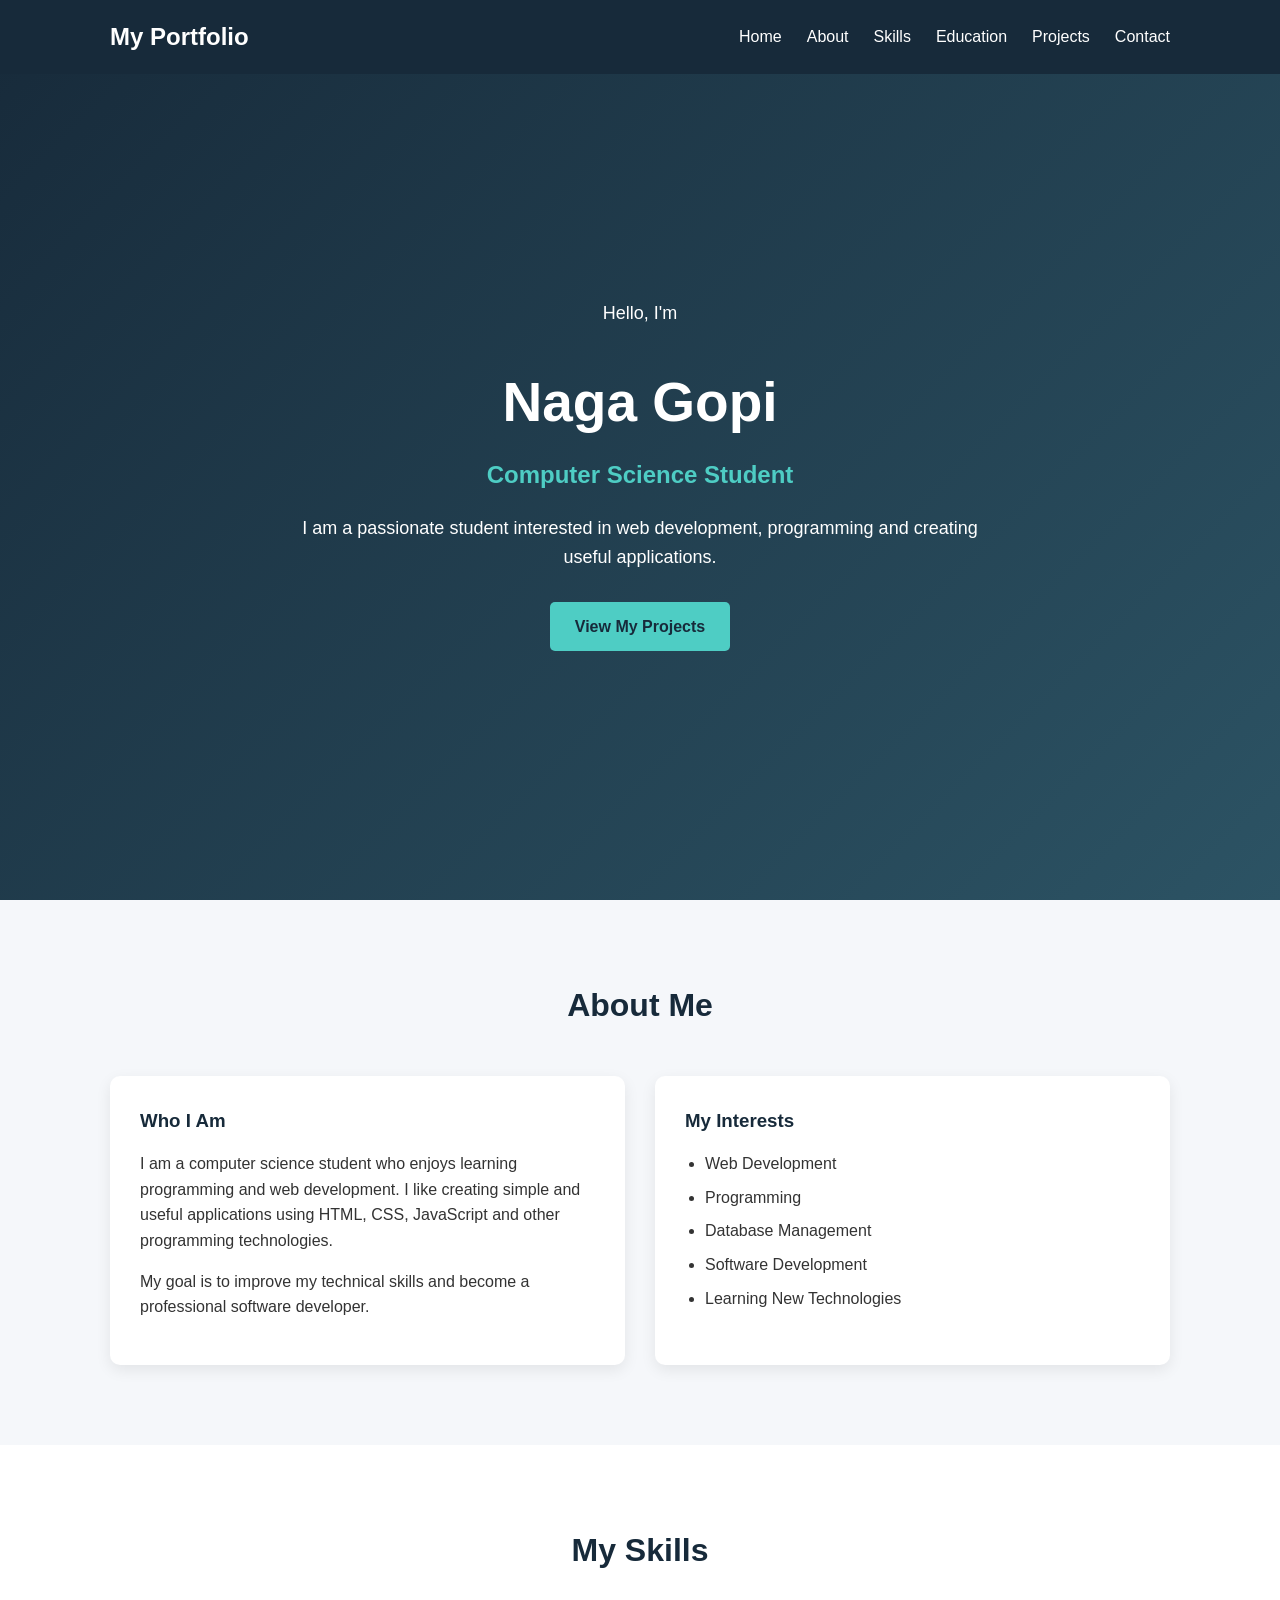
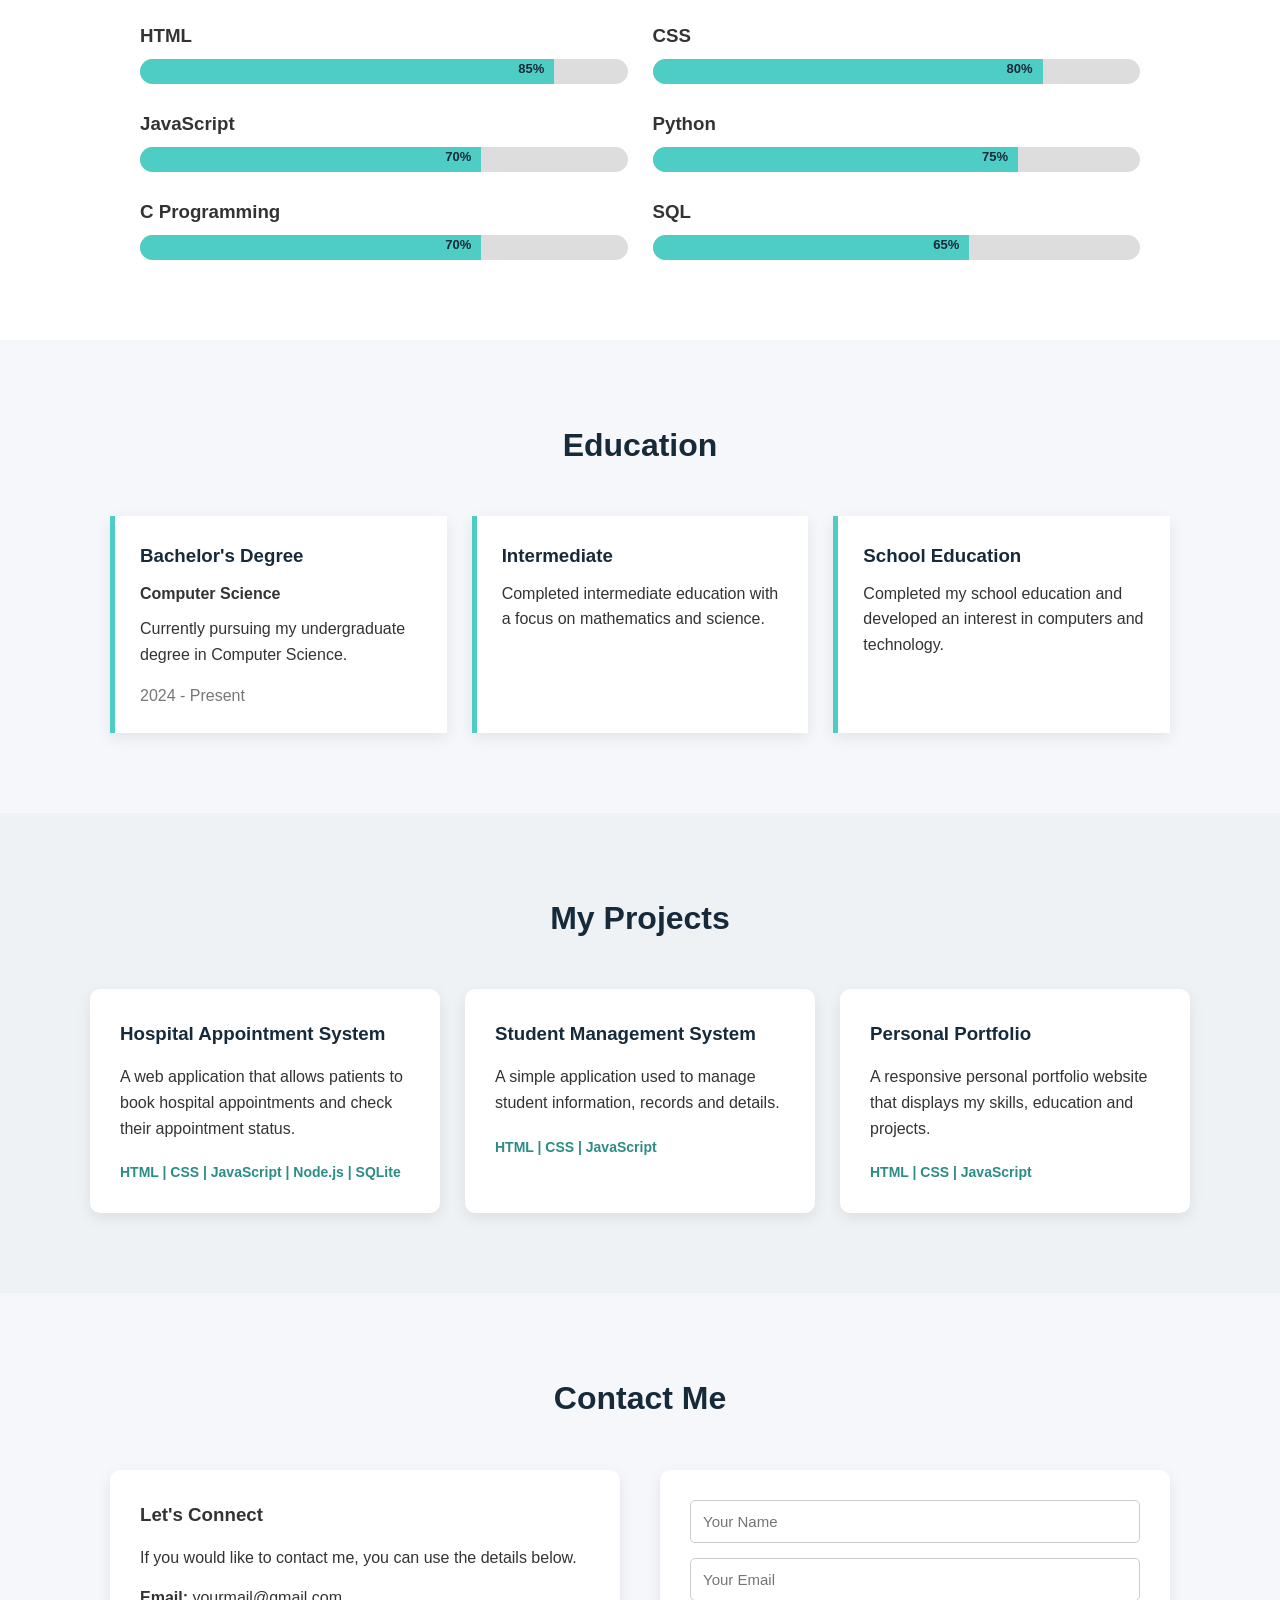
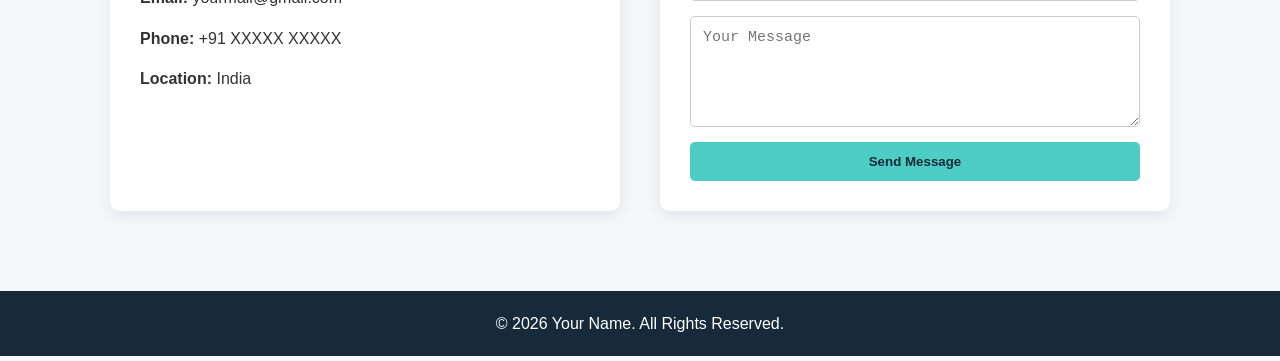
<file: index.html>
<!DOCTYPE html>
<html lang="en">
<head>
    <meta charset="UTF-8">
    <meta name="viewport" content="width=device-width, initial-scale=1.0">

    <title>My Portfolio</title>

    <link rel="stylesheet" href="portfolio.css">
</head>

<body>

    <!-- Navigation Bar -->
    <header>
        <nav class="navbar">

            <h2 class="logo">My Portfolio</h2>

            <ul class="nav-links" id="navLinks">
                <li><a href="#home">Home</a></li>
                <li><a href="#about">About</a></li>
                <li><a href="#skills">Skills</a></li>
                <li><a href="#education">Education</a></li>
                <li><a href="#projects">Projects</a></li>
                <li><a href="#contact">Contact</a></li>
            </ul>

            <button class="menu-button" onclick="showMenu()">☰</button>

        </nav>
    </header>


    <!-- Home Section -->
    <section id="home" class="home">

        <div class="home-content">

            <p class="small-text">Hello, I'm</p>

            <h1>Naga Gopi</h1>

            <h2>Computer Science Student</h2>

            <p>
                I am a passionate student interested in web development,
                programming and creating useful applications.
            </p>

            <a href="#projects" class="button">View My Projects</a>

        </div>

    </section>


    <!-- About Section -->
    <section id="about" class="section">

        <h2 class="section-title">About Me</h2>

        <div class="about-content">

            <div class="about-box">

                <h3>Who I Am</h3>

                <p>
                    I am a computer science student who enjoys learning
                    programming and web development. I like creating
                    simple and useful applications using HTML, CSS,
                    JavaScript and other programming technologies.
                </p>

                <p>
                    My goal is to improve my technical skills and
                    become a professional software developer.
                </p>

            </div>

            <div class="about-box">

                <h3>My Interests</h3>

                <ul>
                    <li>Web Development</li>
                    <li>Programming</li>
                    <li>Database Management</li>
                    <li>Software Development</li>
                    <li>Learning New Technologies</li>
                </ul>

            </div>

        </div>

    </section>


    <!-- Skills Section -->
    <section id="skills" class="section skills-section">

        <h2 class="section-title">My Skills</h2>

        <div class="skills-container">

            <div class="skill">
                <h3>HTML</h3>
                <div class="progress">
                    <div class="progress-bar html">85%</div>
                </div>
            </div>

            <div class="skill">
                <h3>CSS</h3>
                <div class="progress">
                    <div class="progress-bar css">80%</div>
                </div>
            </div>

            <div class="skill">
                <h3>JavaScript</h3>
                <div class="progress">
                    <div class="progress-bar javascript">70%</div>
                </div>
            </div>

            <div class="skill">
                <h3>Python</h3>
                <div class="progress">
                    <div class="progress-bar python">75%</div>
                </div>
            </div>

            <div class="skill">
                <h3>C Programming</h3>
                <div class="progress">
                    <div class="progress-bar c">70%</div>
                </div>
            </div>

            <div class="skill">
                <h3>SQL</h3>
                <div class="progress">
                    <div class="progress-bar sql">65%</div>
                </div>
            </div>

        </div>

    </section>


    <!-- Education Section -->
    <section id="education" class="section">

        <h2 class="section-title">Education</h2>

        <div class="education-container">

            <div class="education-box">

                <h3>Bachelor's Degree</h3>

                <h4>Computer Science</h4>

                <p>
                    Currently pursuing my undergraduate degree
                    in Computer Science.
                </p>

                <span>2024 - Present</span>

            </div>


            <div class="education-box">

                <h3>Intermediate</h3>

                <p>
                    Completed intermediate education with
                    a focus on mathematics and science.
                </p>

            </div>


            <div class="education-box">

                <h3>School Education</h3>

                <p>
                    Completed my school education and developed
                    an interest in computers and technology.
                </p>

            </div>

        </div>

    </section>


    <!-- Projects Section -->
    <section id="projects" class="section projects-section">

        <h2 class="section-title">My Projects</h2>

        <div class="projects-container">

            <div class="project-card">

                <h3>Hospital Appointment System</h3>

                <p>
                    A web application that allows patients to book
                    hospital appointments and check their appointment
                    status.
                </p>

                <p class="technologies">
                    HTML | CSS | JavaScript | Node.js | SQLite
                </p>

            </div>


            <div class="project-card">

                <h3>Student Management System</h3>

                <p>
                    A simple application used to manage student
                    information, records and details.
                </p>

                <p class="technologies">
                    HTML | CSS | JavaScript
                </p>

            </div>


            <div class="project-card">

                <h3>Personal Portfolio</h3>

                <p>
                    A responsive personal portfolio website that
                    displays my skills, education and projects.
                </p>

                <p class="technologies">
                    HTML | CSS | JavaScript
                </p>

            </div>

        </div>

    </section>


    <!-- Contact Section -->
    <section id="contact" class="section">

        <h2 class="section-title">Contact Me</h2>

        <div class="contact-container">

            <div class="contact-info">

                <h3>Let's Connect</h3>

                <p>
                    If you would like to contact me, you can
                    use the details below.
                </p>

                <p>
                    <strong>Email:</strong>
                    yourmail@gmail.com
                </p>

                <p>
                    <strong>Phone:</strong>
                    +91 XXXXX XXXXX
                </p>

                <p>
                    <strong>Location:</strong>
                    India
                </p>

            </div>


            <form id="contactForm">

                <input
                    type="text"
                    id="name"
                    placeholder="Your Name"
                    required
                >

                <input
                    type="email"
                    id="email"
                    placeholder="Your Email"
                    required
                >

                <textarea
                    id="message"
                    rows="5"
                    placeholder="Your Message"
                    required
                ></textarea>

                <button type="submit" class="button">
                    Send Message
                </button>

            </form>

        </div>

    </section>


    <!-- Footer -->
    <footer>

        <p>
            © <span id="year"></span> Your Name. All Rights Reserved.
        </p>

    </footer>


    <script src="portfolio.js"></script>

</body>
</html>
</file>
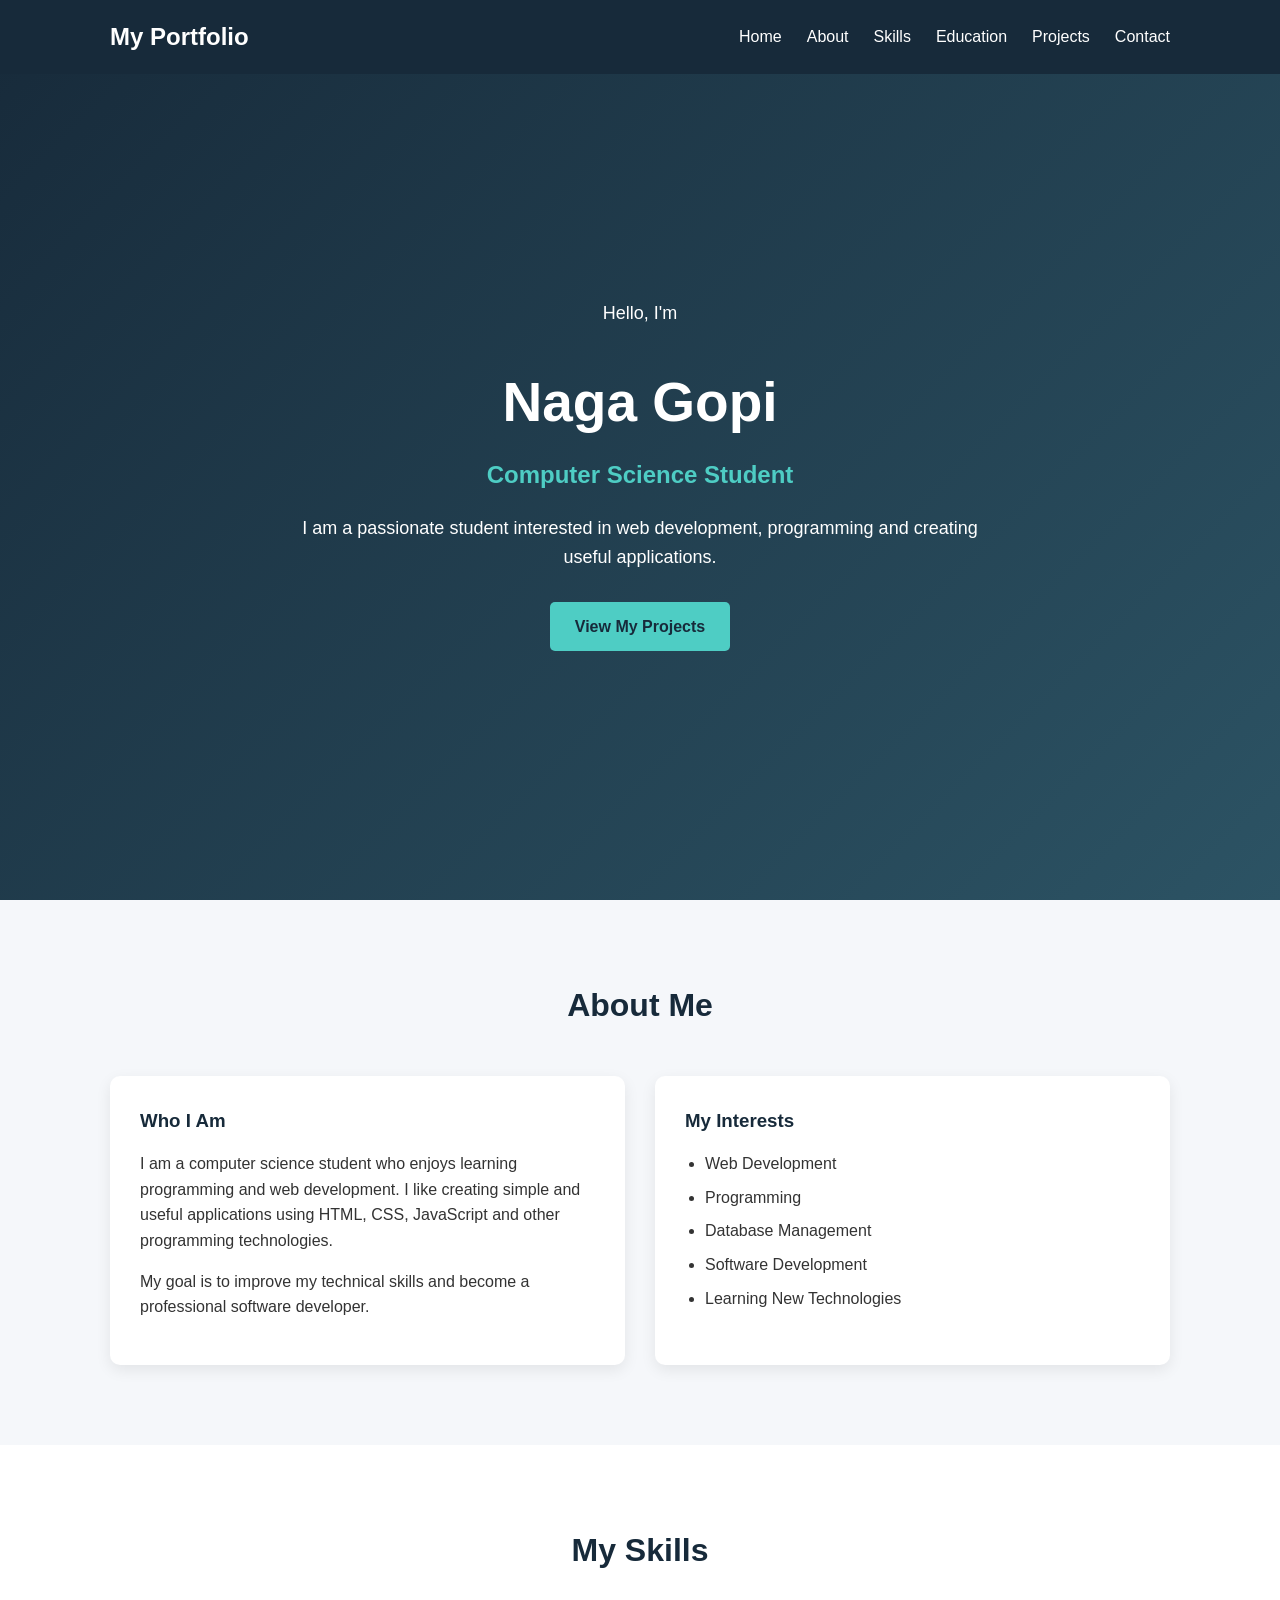
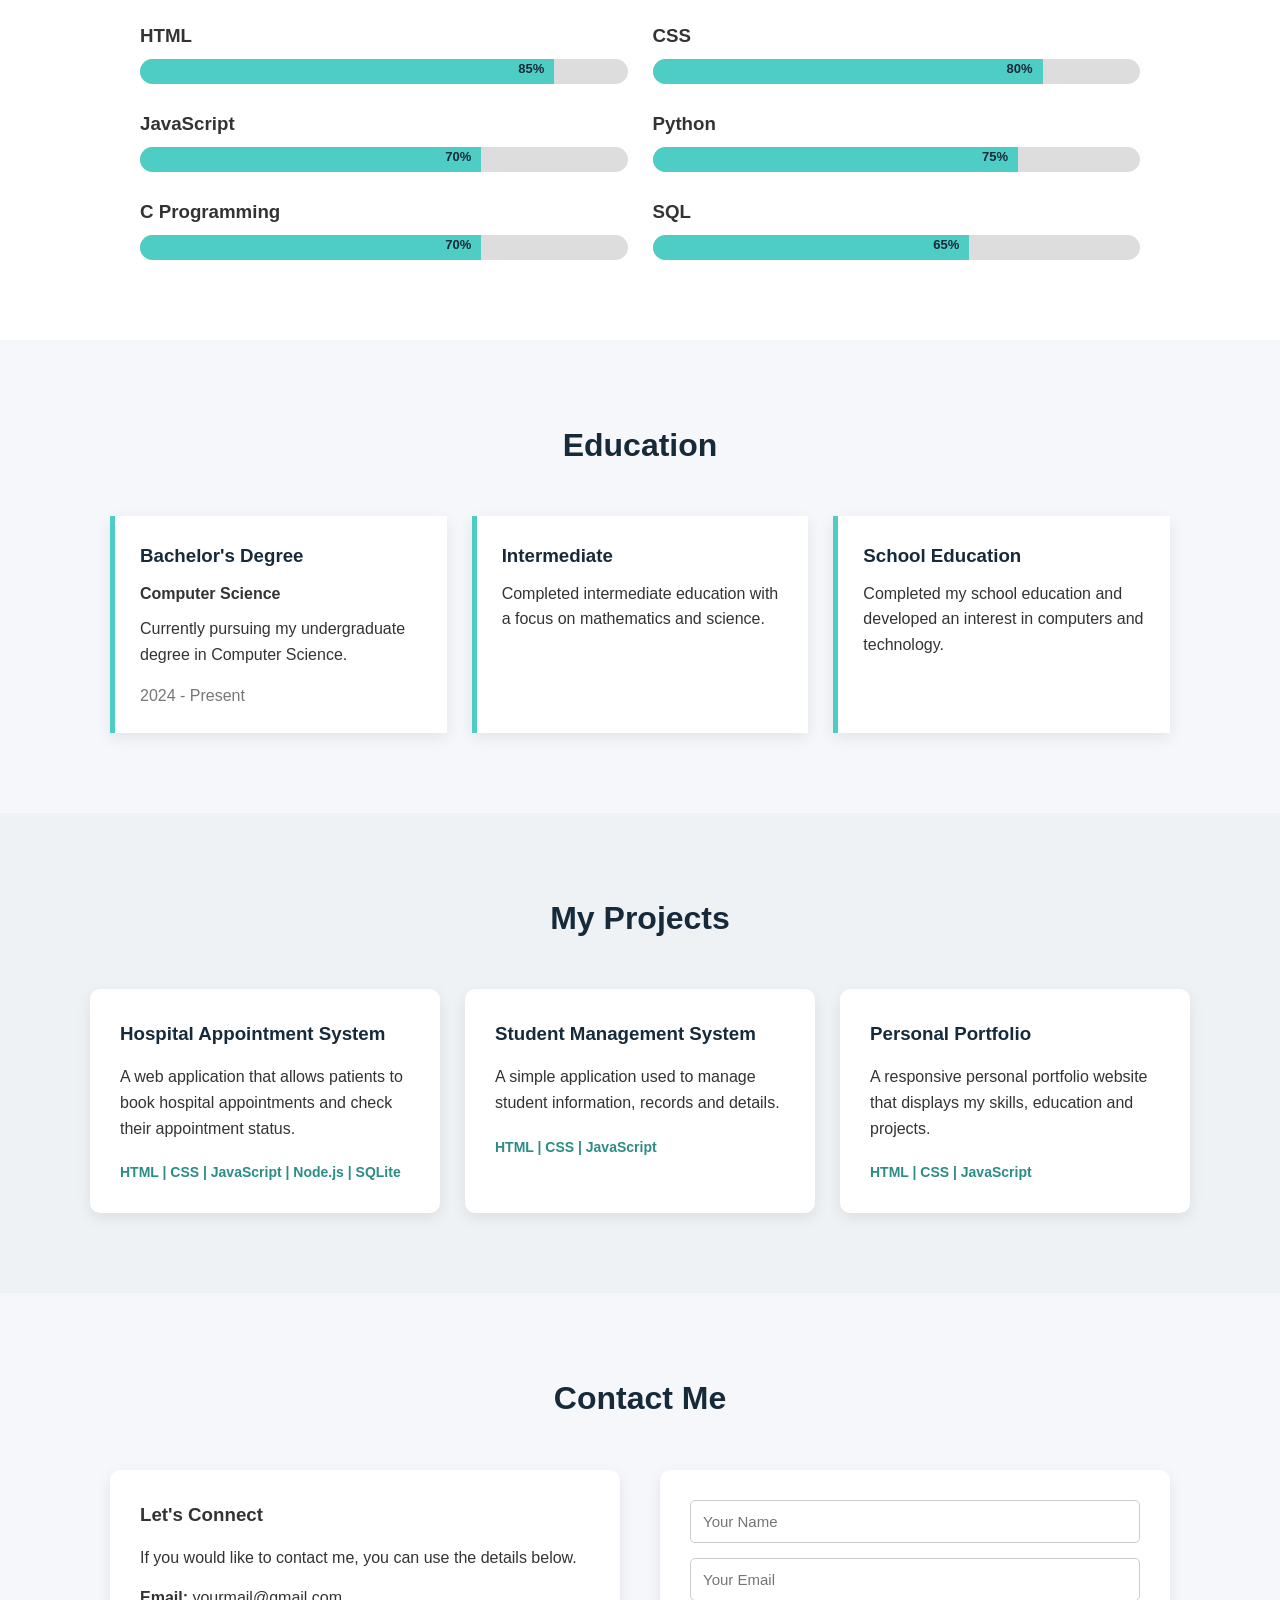
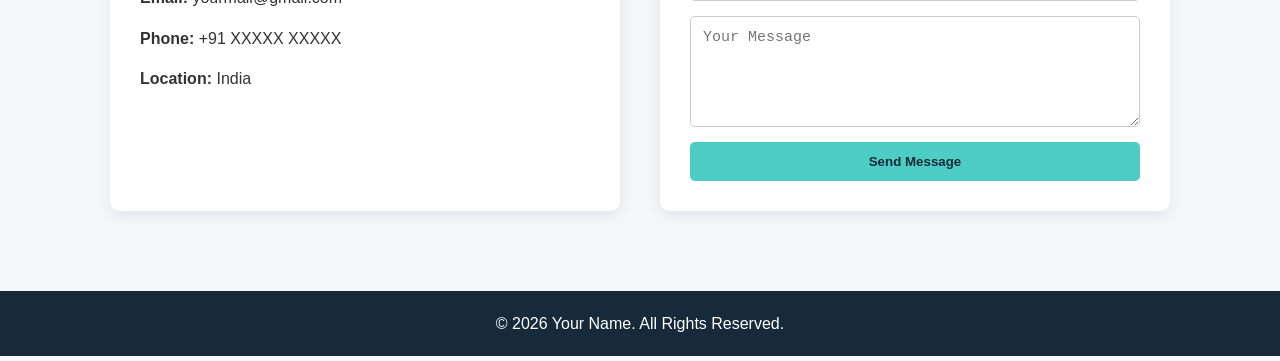
<file: p.html>
<!DOCTYPE html>
<html lang="en">
<head>
    <meta charset="UTF-8">
    <meta name="viewport" content="width=device-width, initial-scale=1.0">

    <title>My Portfolio</title>

    <link rel="stylesheet" href="portfolio.css">
</head>

<body>

    <!-- Navigation Bar -->
    <header>
        <nav class="navbar">

            <h2 class="logo">My Portfolio</h2>

            <ul class="nav-links" id="navLinks">
                <li><a href="#home">Home</a></li>
                <li><a href="#about">About</a></li>
                <li><a href="#skills">Skills</a></li>
                <li><a href="#education">Education</a></li>
                <li><a href="#projects">Projects</a></li>
                <li><a href="#contact">Contact</a></li>
            </ul>

            <button class="menu-button" onclick="showMenu()">☰</button>

        </nav>
    </header>


    <!-- Home Section -->
    <section id="home" class="home">

        <div class="home-content">

            <p class="small-text">Hello, I'm</p>

            <h1>Naga Gopi</h1>

            <h2>Computer Science Student</h2>

            <p>
                I am a passionate student interested in web development,
                programming and creating useful applications.
            </p>

            <a href="#projects" class="button">View My Projects</a>

        </div>

    </section>


    <!-- About Section -->
    <section id="about" class="section">

        <h2 class="section-title">About Me</h2>

        <div class="about-content">

            <div class="about-box">

                <h3>Who I Am</h3>

                <p>
                    I am a computer science student who enjoys learning
                    programming and web development. I like creating
                    simple and useful applications using HTML, CSS,
                    JavaScript and other programming technologies.
                </p>

                <p>
                    My goal is to improve my technical skills and
                    become a professional software developer.
                </p>

            </div>

            <div class="about-box">

                <h3>My Interests</h3>

                <ul>
                    <li>Web Development</li>
                    <li>Programming</li>
                    <li>Database Management</li>
                    <li>Software Development</li>
                    <li>Learning New Technologies</li>
                </ul>

            </div>

        </div>

    </section>


    <!-- Skills Section -->
    <section id="skills" class="section skills-section">

        <h2 class="section-title">My Skills</h2>

        <div class="skills-container">

            <div class="skill">
                <h3>HTML</h3>
                <div class="progress">
                    <div class="progress-bar html">85%</div>
                </div>
            </div>

            <div class="skill">
                <h3>CSS</h3>
                <div class="progress">
                    <div class="progress-bar css">80%</div>
                </div>
            </div>

            <div class="skill">
                <h3>JavaScript</h3>
                <div class="progress">
                    <div class="progress-bar javascript">70%</div>
                </div>
            </div>

            <div class="skill">
                <h3>Python</h3>
                <div class="progress">
                    <div class="progress-bar python">75%</div>
                </div>
            </div>

            <div class="skill">
                <h3>C Programming</h3>
                <div class="progress">
                    <div class="progress-bar c">70%</div>
                </div>
            </div>

            <div class="skill">
                <h3>SQL</h3>
                <div class="progress">
                    <div class="progress-bar sql">65%</div>
                </div>
            </div>

        </div>

    </section>


    <!-- Education Section -->
    <section id="education" class="section">

        <h2 class="section-title">Education</h2>

        <div class="education-container">

            <div class="education-box">

                <h3>Bachelor's Degree</h3>

                <h4>Computer Science</h4>

                <p>
                    Currently pursuing my undergraduate degree
                    in Computer Science.
                </p>

                <span>2024 - Present</span>

            </div>


            <div class="education-box">

                <h3>Intermediate</h3>

                <p>
                    Completed intermediate education with
                    a focus on mathematics and science.
                </p>

            </div>


            <div class="education-box">

                <h3>School Education</h3>

                <p>
                    Completed my school education and developed
                    an interest in computers and technology.
                </p>

            </div>

        </div>

    </section>


    <!-- Projects Section -->
    <section id="projects" class="section projects-section">

        <h2 class="section-title">My Projects</h2>

        <div class="projects-container">

            <div class="project-card">

                <h3>Hospital Appointment System</h3>

                <p>
                    A web application that allows patients to book
                    hospital appointments and check their appointment
                    status.
                </p>

                <p class="technologies">
                    HTML | CSS | JavaScript | Node.js | SQLite
                </p>

            </div>


            <div class="project-card">

                <h3>Student Management System</h3>

                <p>
                    A simple application used to manage student
                    information, records and details.
                </p>

                <p class="technologies">
                    HTML | CSS | JavaScript
                </p>

            </div>


            <div class="project-card">

                <h3>Personal Portfolio</h3>

                <p>
                    A responsive personal portfolio website that
                    displays my skills, education and projects.
                </p>

                <p class="technologies">
                    HTML | CSS | JavaScript
                </p>

            </div>

        </div>

    </section>


    <!-- Contact Section -->
    <section id="contact" class="section">

        <h2 class="section-title">Contact Me</h2>

        <div class="contact-container">

            <div class="contact-info">

                <h3>Let's Connect</h3>

                <p>
                    If you would like to contact me, you can
                    use the details below.
                </p>

                <p>
                    <strong>Email:</strong>
                    yourmail@gmail.com
                </p>

                <p>
                    <strong>Phone:</strong>
                    +91 XXXXX XXXXX
                </p>

                <p>
                    <strong>Location:</strong>
                    India
                </p>

            </div>


            <form id="contactForm">

                <input
                    type="text"
                    id="name"
                    placeholder="Your Name"
                    required
                >

                <input
                    type="email"
                    id="email"
                    placeholder="Your Email"
                    required
                >

                <textarea
                    id="message"
                    rows="5"
                    placeholder="Your Message"
                    required
                ></textarea>

                <button type="submit" class="button">
                    Send Message
                </button>

            </form>

        </div>

    </section>


    <!-- Footer -->
    <footer>

        <p>
            © <span id="year"></span> Your Name. All Rights Reserved.
        </p>

    </footer>


    <script src="portfolio.js"></script>

</body>
</html>
</file>
<file: portfolio.css>
* {
    margin: 0;
    padding: 0;
    box-sizing: border-box;
}

html {
    scroll-behavior: smooth;
}

body {
    font-family: Arial, sans-serif;
    line-height: 1.6;
    background-color: #f5f7fa;
    color: #333;
}


/* Navigation */

header {
    background-color: #172a3a;
    position: fixed;
    width: 100%;
    top: 0;
    z-index: 1000;
}

.navbar {
    max-width: 1100px;
    margin: auto;
    padding: 18px 20px;

    display: flex;
    justify-content: space-between;
    align-items: center;
}

.logo {
    color: white;
}

.nav-links {
    display: flex;
    list-style: none;
    gap: 25px;
}

.nav-links a {
    color: white;
    text-decoration: none;
    font-size: 16px;
}

.nav-links a:hover {
    color: #4ecdc4;
}

.menu-button {
    display: none;
    background: none;
    border: none;
    color: white;
    font-size: 25px;
}


/* Home */

.home {
    min-height: 100vh;

    display: flex;
    align-items: center;
    justify-content: center;

    text-align: center;

    background: linear-gradient(
        135deg,
        #172a3a,
        #2c5364
    );

    color: white;

    padding: 100px 20px 50px;
}

.home-content {
    max-width: 700px;
}

.small-text {
    font-size: 20px;
}

.home h1 {
    font-size: 55px;
    margin: 10px 0;
}

.home h2 {
    color: #4ecdc4;
    margin-bottom: 20px;
}

.home p {
    font-size: 18px;
    margin-bottom: 30px;
}


/* Button */

.button {
    display: inline-block;

    background-color: #4ecdc4;
    color: #172a3a;

    padding: 12px 25px;

    border: none;
    border-radius: 5px;

    text-decoration: none;

    font-weight: bold;

    cursor: pointer;
}

.button:hover {
    background-color: white;
}


/* Common Section */

.section {
    max-width: 1100px;
    margin: auto;
    padding: 80px 20px;
}

.section-title {
    text-align: center;
    font-size: 32px;
    margin-bottom: 45px;
    color: #172a3a;
}


/* About */

.about-content {
    display: grid;
    grid-template-columns: 1fr 1fr;
    gap: 30px;
}

.about-box {
    background-color: white;
    padding: 30px;
    border-radius: 10px;

    box-shadow: 0 5px 15px rgba(0, 0, 0, 0.08);
}

.about-box h3 {
    margin-bottom: 15px;
    color: #172a3a;
}

.about-box p {
    margin-bottom: 15px;
}

.about-box ul {
    padding-left: 20px;
}

.about-box li {
    margin-bottom: 8px;
}


/* Skills */

.skills-section {
    background-color: white;
    max-width: 100%;
}

.skills-container {
    max-width: 1000px;
    margin: auto;

    display: grid;
    grid-template-columns: 1fr 1fr;
    gap: 25px;
}

.skill h3 {
    margin-bottom: 8px;
}

.progress {
    width: 100%;
    height: 25px;

    background-color: #ddd;

    border-radius: 20px;

    overflow: hidden;
}

.progress-bar {
    height: 100%;

    background-color: #4ecdc4;

    color: #172a3a;

    text-align: right;

    padding-right: 10px;

    font-size: 13px;
    font-weight: bold;
}

.html {
    width: 85%;
}

.css {
    width: 80%;
}

.javascript {
    width: 70%;
}

.python {
    width: 75%;
}

.c {
    width: 70%;
}

.sql {
    width: 65%;
}


/* Education */

.education-container {
    display: grid;
    grid-template-columns: repeat(3, 1fr);
    gap: 25px;
}

.education-box {
    background-color: white;
    padding: 25px;

    border-left: 5px solid #4ecdc4;

    box-shadow: 0 5px 15px rgba(0, 0, 0, 0.08);
}

.education-box h3 {
    color: #172a3a;
    margin-bottom: 10px;
}

.education-box h4 {
    margin-bottom: 10px;
}

.education-box span {
    display: inline-block;
    margin-top: 15px;
    color: #777;
}


/* Projects */

.projects-section {
    background-color: #eef2f5;
    max-width: 100%;
}

.projects-container {
    max-width: 1100px;
    margin: auto;

    display: grid;
    grid-template-columns: repeat(3, 1fr);
    gap: 25px;
}

.project-card {
    background-color: white;

    padding: 30px;

    border-radius: 10px;

    box-shadow: 0 5px 15px rgba(0, 0, 0, 0.08);

    transition: transform 0.3s;
}

.project-card:hover {
    transform: translateY(-5px);
}

.project-card h3 {
    color: #172a3a;
    margin-bottom: 15px;
}

.technologies {
    margin-top: 20px;
    color: #2c8c86;
    font-size: 14px;
    font-weight: bold;
}


/* Contact */

.contact-container {
    display: grid;
    grid-template-columns: 1fr 1fr;
    gap: 40px;
}

.contact-info,
#contactForm {
    background-color: white;
    padding: 30px;

    border-radius: 10px;

    box-shadow: 0 5px 15px rgba(0, 0, 0, 0.08);
}

.contact-info h3 {
    margin-bottom: 15px;
}

.contact-info p {
    margin-bottom: 15px;
}

#contactForm {
    display: flex;
    flex-direction: column;
    gap: 15px;
}

#contactForm input,
#contactForm textarea {
    width: 100%;

    padding: 12px;

    border: 1px solid #ccc;
    border-radius: 5px;

    font-size: 15px;
}

#contactForm textarea {
    resize: vertical;
}


/* Footer */

footer {
    background-color: #172a3a;
    color: white;

    text-align: center;

    padding: 20px;
}


/* Mobile */

@media (max-width: 768px) {

    .nav-links {
        display: none;

        position: absolute;

        top: 65px;
        left: 0;

        width: 100%;

        background-color: #172a3a;

        flex-direction: column;

        text-align: center;

        padding: 20px;
    }

    .nav-links.show {
        display: flex;
    }

    .menu-button {
        display: block;
    }

    .home h1 {
        font-size: 40px;
    }

    .about-content,
    .skills-container,
    .contact-container {
        grid-template-columns: 1fr;
    }

    .education-container,
    .projects-container {
        grid-template-columns: 1fr;
    }

    .section {
        padding: 60px 20px;
    }
}
</file>
